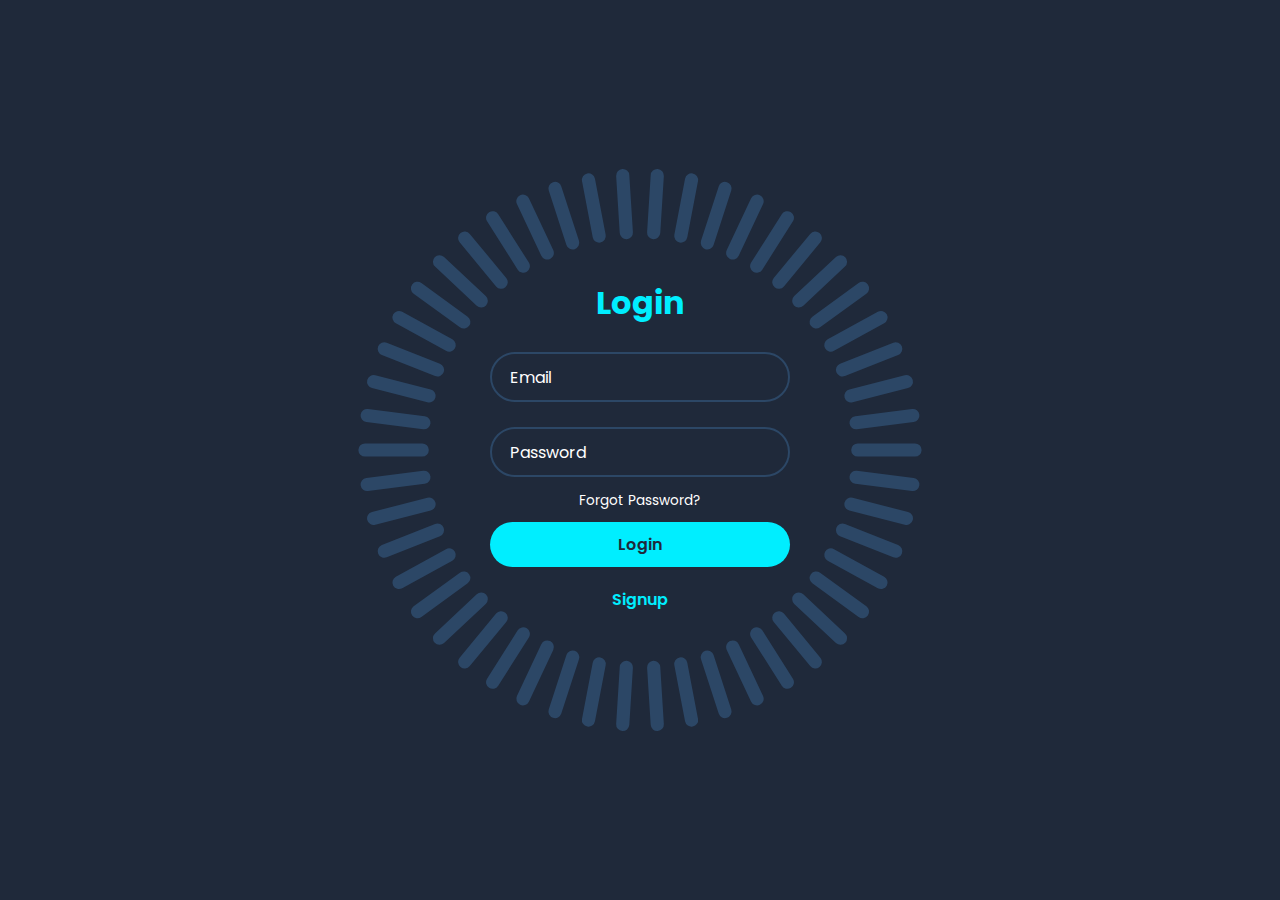
<file: Animated Login Form/index.html>
<!DOCTYPE html>
<html lang="en" >
<head>
  <meta charset="UTF-8">
  <title>CodePen - Animated Login form</title>
  <link rel="stylesheet" href="./style.css">

</head>
<body>
<!-- partial:index.partial.html -->
<div class="container">
  <div class="login-box">
    <h2>Login</h2>
    <form action="#">
      <div class="input-box">
        <input type="email" required>
        <label>Email</label>
      </div>
      <div class="input-box">
        <input type="password" required>
        <label>Password</label>
      </div>
      <div class="forgot-password">
        <a href="#">Forgot Password?</a>
      </div>
      <button type="submit" class="btn">Login</button>
      <div class="signup-link">
        <a href="#">Signup</a>
      </div>
    </form>
  </div>

  <span style="--i:0;"></span>
  <span style="--i:1;"></span>
  <span style="--i:2;"></span>
  <span style="--i:3;"></span>
  <span style="--i:4;"></span>
  <span style="--i:5;"></span>
  <span style="--i:6;"></span>
  <span style="--i:7;"></span>
  <span style="--i:8;"></span>
  <span style="--i:9;"></span>
  <span style="--i:10;"></span>
  <span style="--i:11;"></span>
  <span style="--i:12;"></span>
  <span style="--i:13;"></span>
  <span style="--i:14;"></span>
  <span style="--i:15;"></span>
  <span style="--i:16;"></span>
  <span style="--i:17;"></span>
  <span style="--i:18;"></span>
  <span style="--i:19;"></span>
  <span style="--i:20;"></span>
  <span style="--i:21;"></span>
  <span style="--i:22;"></span>
  <span style="--i:23;"></span>
  <span style="--i:24;"></span>
  <span style="--i:25;"></span>
  <span style="--i:26;"></span>
  <span style="--i:27;"></span>
  <span style="--i:28;"></span>
  <span style="--i:29;"></span>
  <span style="--i:30;"></span>
  <span style="--i:31;"></span>
  <span style="--i:32;"></span>
  <span style="--i:33;"></span>
  <span style="--i:34;"></span>
  <span style="--i:35;"></span>
  <span style="--i:36;"></span>
  <span style="--i:37;"></span>
  <span style="--i:38;"></span>
  <span style="--i:39;"></span>
  <span style="--i:40;"></span>
  <span style="--i:41;"></span>
  <span style="--i:42;"></span>
  <span style="--i:43;"></span>
  <span style="--i:44;"></span>
  <span style="--i:45;"></span>
  <span style="--i:46;"></span>
  <span style="--i:47;"></span>
  <span style="--i:48;"></span>
  <span style="--i:49;"></span>
</div>
<!-- partial -->
  
</body>
</html>
</file>
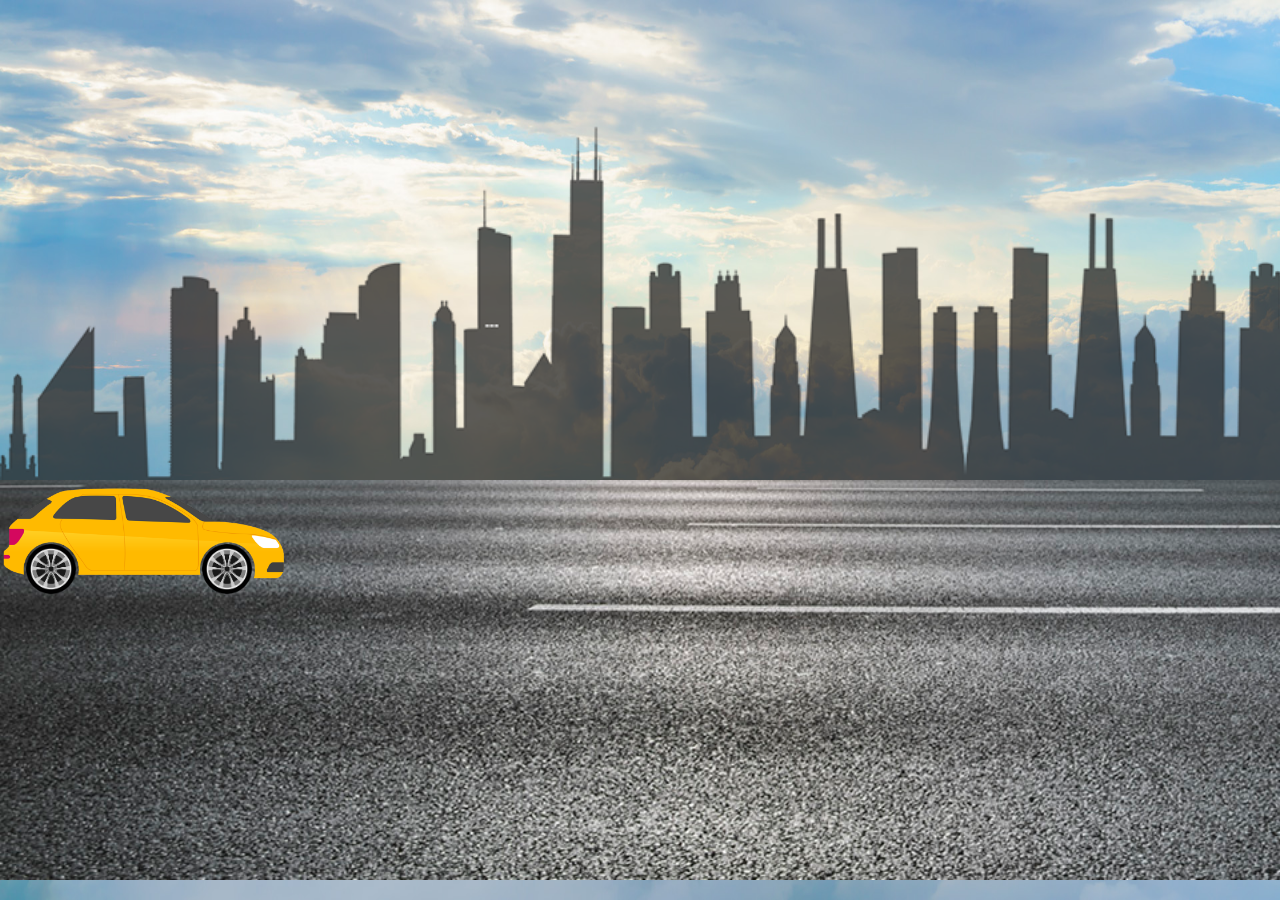
<file: CSS Car Animation/index.html>
<!DOCTYPE html>
<html lang="en">
<head>
    <meta charset="UTF-8">
    <meta name="viewport" content="width=device-width, initial-scale=1.0">
    <title>Car Animation</title>
    <link rel="stylesheet" href="style.css">
</head>
<body>
    <div class="background">
        <img src="./Assets/sky.jpg" alt="">
        <div class="building"></div>
        <div class="road">
        </div>
        <div class="car">
            <img src="./Assets/car.png" alt="">
            <div class="wheel">
                <img src ="./Assets/wheel.png" alt="">
            </div>
            <div class="wheel2">
                <img src ="./Assets/wheel.png" alt="">
            </div>
        </div>


    </div>
       
</body>
</html>
</file>
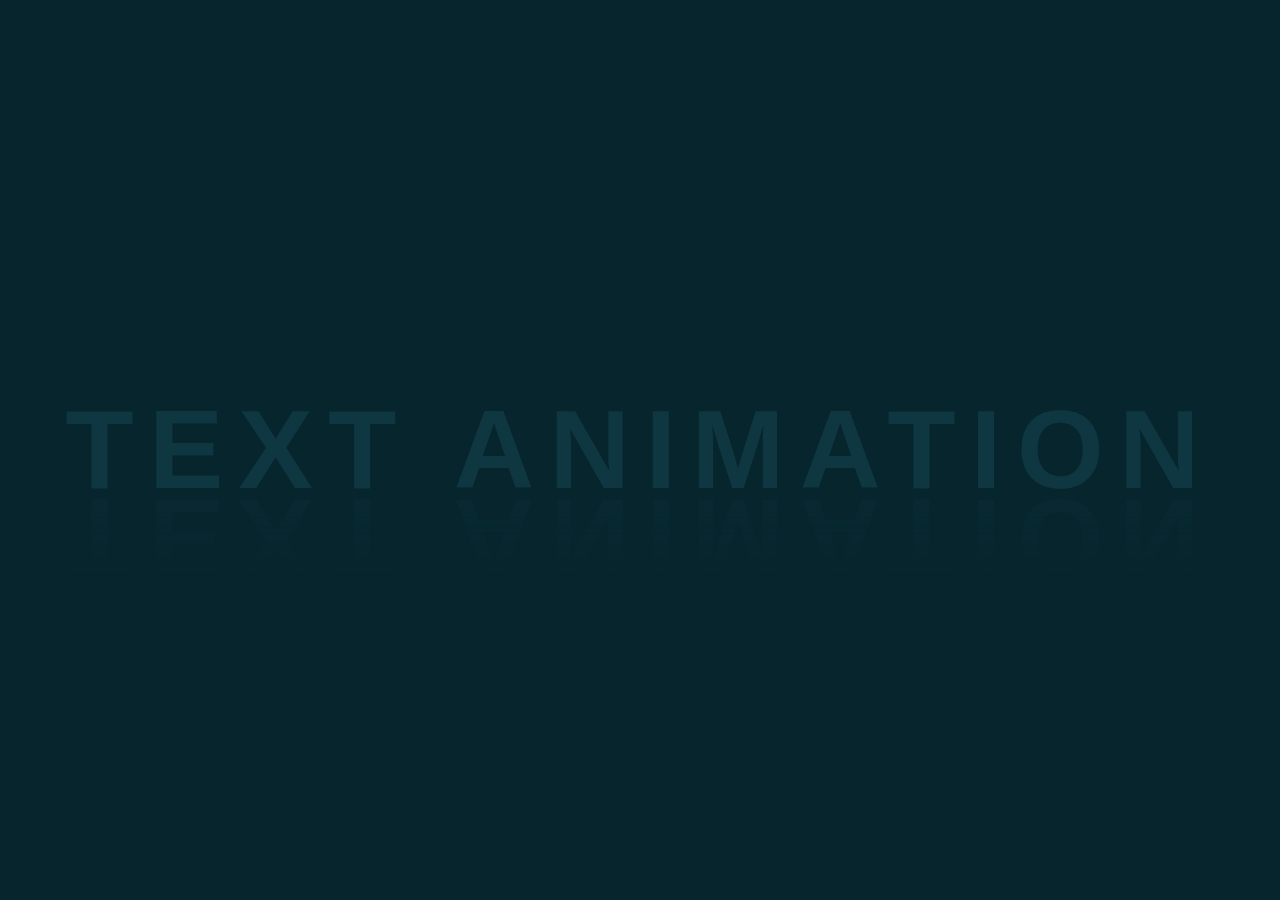
<file: CSS Tubelight Text Animation/index.html>
<!DOCTYPE html>
<html lang="en">
<head>
    <title>tube Light Text Animation</title>
    <link rel="stylesheet" type="text/css" href="style.css">


</head>
<body>
    <h2 contenteditable="true">Text Animation</h2>
    
</body>
</html>
</file>
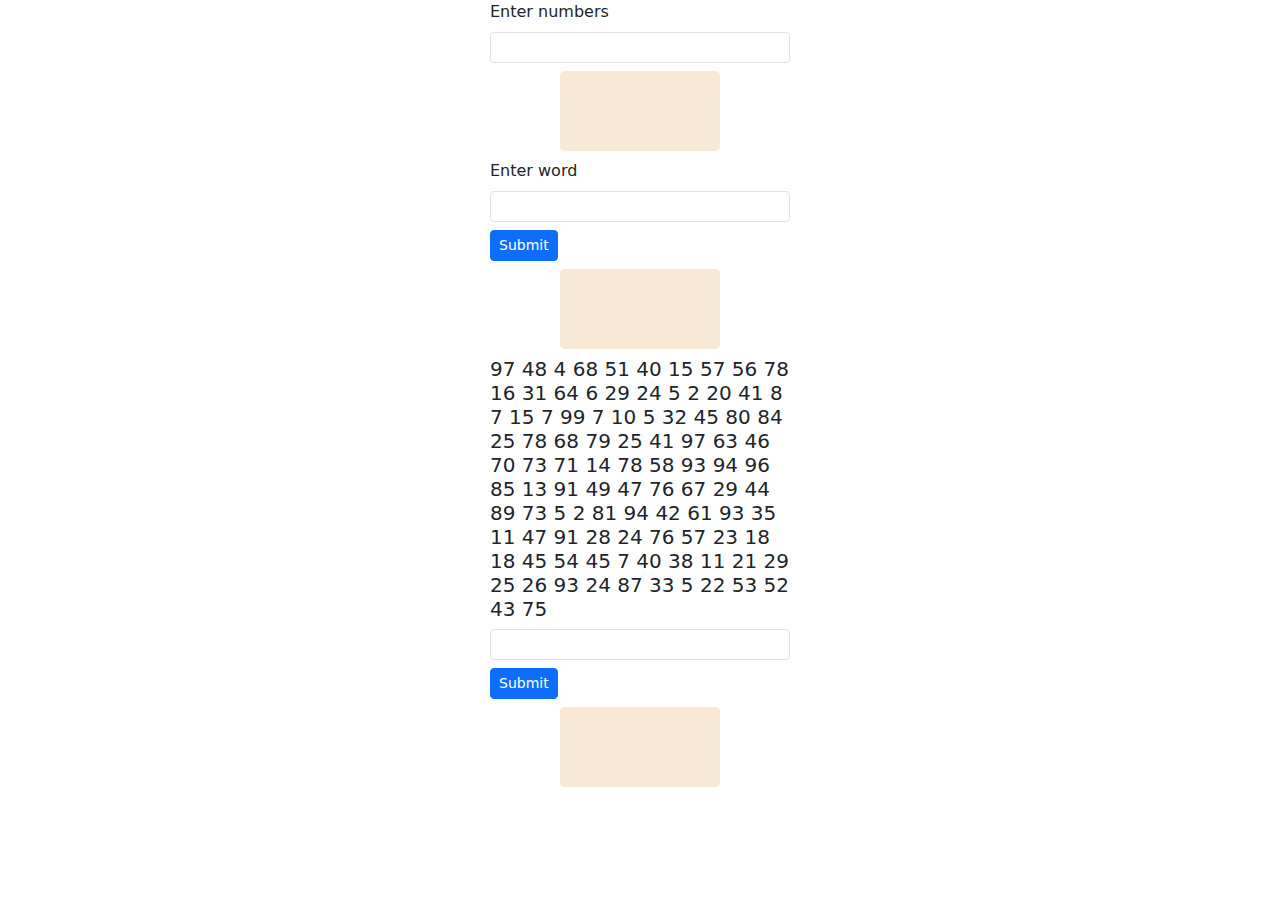
<file: JS Simple Tasks/index.html>
<!DOCTYPE html>
<html lang="en">
<head>
    <meta charset="UTF-8">
    <meta name="viewport" content="width=device-width, initial-scale=1.0">
    <title>Number Sum</title>
    <link rel="stylesheet" href="styles.css">
    <link href="https://cdn.jsdelivr.net/npm/bootstrap@5.3.3/dist/css/bootstrap.min.css" rel="stylesheet" integrity="sha384-QWTKZyjpPEjISv5WaRU9OFeRpok6YctnYmDr5pNlyT2bRjXh0JMhjY6hW+ALEwIH" crossorigin="anonymous">
</head>
<body>
    <!-- <form style="max-width: 300px; margin: auto;">
        <div class="mb-2">
            <label for="NumberOne" class="form-label">Enter Number one</label>
            <input id="NumberOne" type="text" class="form-control form-control-sm">
        </div>
        <div class="mb-2">
            <label for="NumberTwo" class="form-label">Enter Number two</label>
            <input id="NumberTwo" type="text" class="form-control form-control-sm">
        </div>
      
        <button type="button" class="btn btn-primary btn-sm" onclick="numberSum()">Submit</button>
        <h3></h3>
        <h6 id="total">Total will print here</h6>
    </form> -->
<!-- 
    <form style="max-width: 300px; margin: auto;">
        <div class="mb-2">
            <label for="firstText" class="form-label">Enter first text</label>
            <input id="firstText" type="text" class="form-control form-control-sm">
        </div>
        <div class="mb-2">
            <label for="secondText" class="form-label">Enter second text</label>
            <input id="secondText" type="text" class="form-control form-control-sm">
        </div>
      
        <button type="button" class="btn btn-primary btn-sm" onclick="stringCompare()">Submit</button>
        <h3></h3>
        <h6 id="isEqual">Result will print here</h6>
    </form> -->
    
    <!-- <div class="imageTransistion">
        <img id="img1" src="./assets/chat-c.png" onmouseover="setnewimage()"
        width="300" onmouseout="setoldimage()">
    </div> -->

    <!-- <form style="max-width: 300px; margin: auto;">
        <div class="mb-2">
            <label for="NumberOne" class="form-label">Enter numbers</label>
            <input id="concatinateNum" type="text" class="form-control form-control-sm" oninput="concatinateNum()">
        </div>
        <h3></h3>
        <h6 id="total">Total will print here</h6>
    </form> -->

    <!-- task05 -->
    <form style="max-width: 300px; margin: auto;">
        <div class="mb-2">
            <label for="NumberOne" class="form-label">Enter numbers</label>
            <input id="getNumber" type="text" class="form-control form-control-sm" onkeyup="numberAddition()">
        </div>
        <h3></h3>
        <h6 id="total"></h6>
    </form>
<!-- task06 -->
<form style="max-width: 300px; margin: auto;">
    <div class="mb-2">
        <label for="wordCapitalize" class="form-label">Enter word</label>
        <input id="getWord" type="text" class="form-control form-control-sm" onkeyup="numberAddition()">
        
    </div>
    <button type="button" class="btn btn-primary btn-sm" onclick="wordCapitalize()">Submit</button>
    <h3></h3>
    <h6 id="aftercapital"></h6>
</form>

<!-- task07 -->
<form style="max-width: 300px; margin: auto;">
    <div class="mb-2">
        <h5 id="randomNum"></h5>
        <input id="getWord" type="text" class="form-control form-control-sm" onkeyup="numberAddition()">
    </div>
    <button type="button" class="btn btn-primary btn-sm" onclick="wordCapitalize()">Submit</button>
    <h3></h3>
    <h6 id="aftercapital"></h6>
</form>

<script src="script.js"></script>
</body>
</html>
</file>
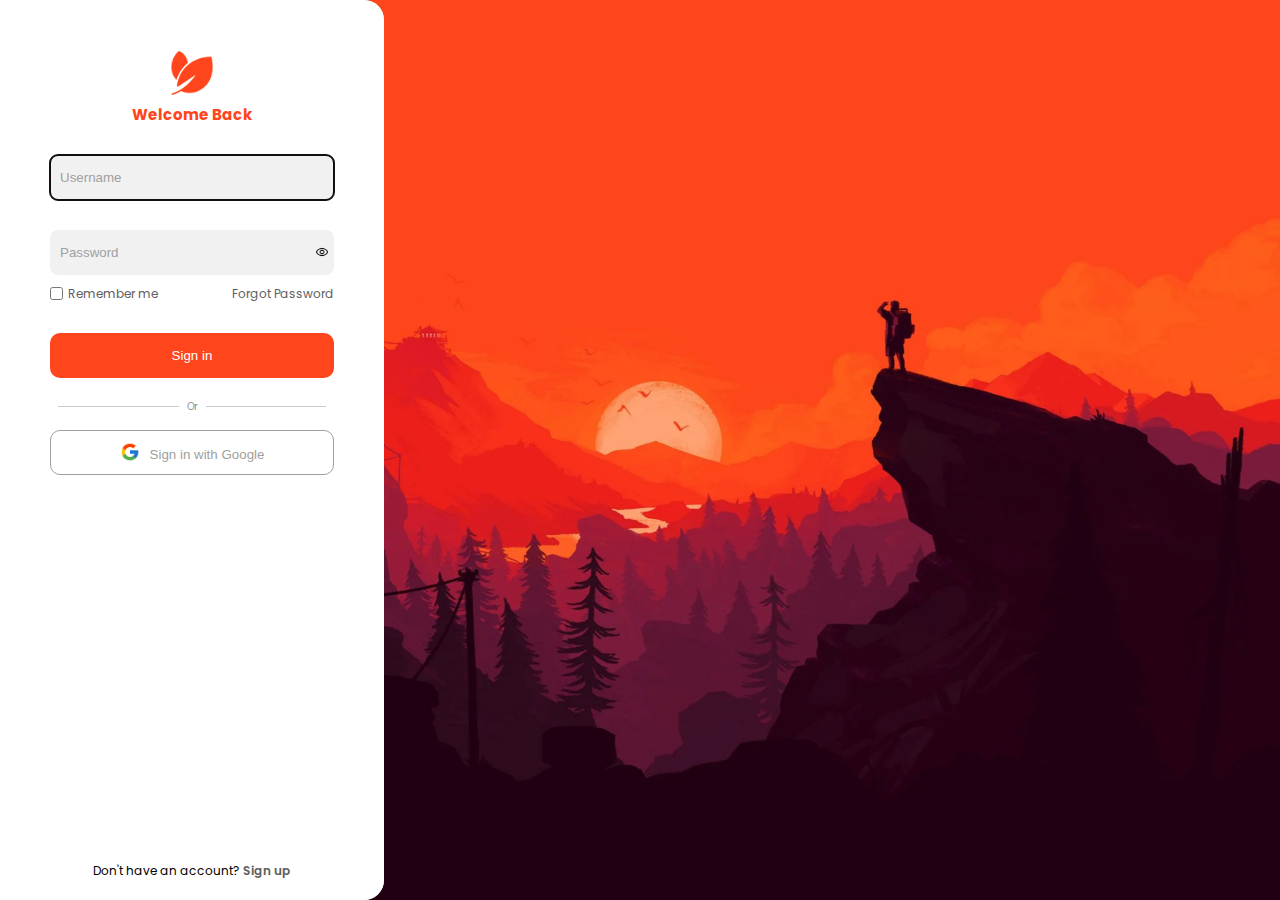
<file: Responsive SignUp Form/index.html>
<!DOCTYPE html>
<html lang="en">
<head>
    <meta charset="UTF-8">
    <meta name="viewport" content="width=device-width, initial-scale=1.0">
    <title>Document</title>
    <link rel="stylesheet" href="styles.css">

</head>
<body>
    <div class="wrapper">
        <form action="">
            <div class="welcome">
                <img class="leaves" src="./assets/leaves.png" alt="">
                <img class="leaf" src="./assets/leaf(white).png" alt="">
                
                <h2>Welcome Back</h2>
            </div>
    
            <div class="input-box">
                <input type="text" placeholder="Username" id="username" name="username" required autofocus > 
            </div>
            
            
            <div class="input-box two">
                <input type="input-password" placeholder="Password" id="password" name="password" >
                <img  class="eye-icon" src="./assets/eye.png" alt="">  
    
            </div>
            
            <div class="remember-forgot">
                <label><input type="checkbox"> <span class="tick"> Remember me</span></label>
                <a href="#"> Forgot Password</a>
    
    
            </div>
            <input class="btn" type="submit" value="Sign in">
            <div class="hr-container">
                <hr>
                <span class="or">Or</span>
                <hr>
            </div>
            
            
            <div class="sign-in">
                <button><img src="./assets/icons8-google-48.png" alt=""> <span class="text">Sign in with Google</span></button>
            </div>
            <div class="sign-up">
                <p>Don't have an account? <a href="#">Sign up</a></p>
            </div>
        </form>

    </div>
</body>
</html>
</file>
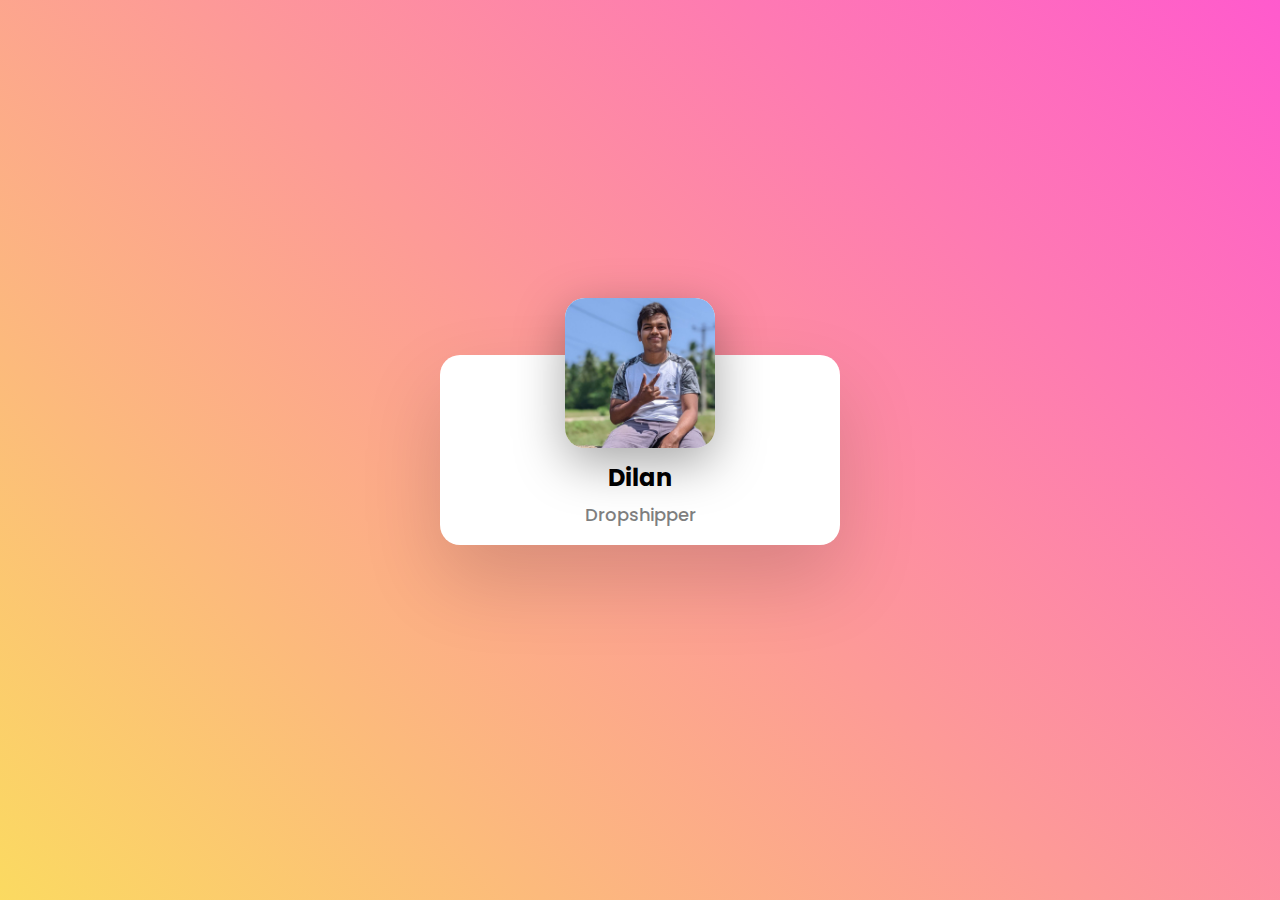
<file: CSS Card Hover/Index.html.html>
<!DOCTYPE html>
<html>
<head>   
    <title>Imgage Hover Effects</title>
    <link rel="stylesheet"  type="text/css" href="Style.css">
 
</head>
<body>
    <div class="card">
      <div class="imgBx">
          <img src="eshan.jpg">
      </div>
<div class="content">
    <div class="details">
        <h2>Dilan<br><span>Dropshipper </span></h2>
        <div class="data">
            <h3>342<br><span>Posts</span></h3>
            <h3>120k<br><span>Followers</span></h3>
            <h3>285<br><span>Following</span></h3>

        </div>
        <div class="actionBtn">
            <button>Follow</button>
            <button>Message</button>
        </div>

    </div>

</Div>

    </div>
    
</body>
</html>
</file>
<file: Animated Login Form/style.css>
@import url("https://fonts.googleapis.com/css2?family=Poppins:wght@400;500&display=swap");
* {
  margin: 0;
  padding: 0;
  font-family: "Poppins";
  box-sizing: border-box;
}

body {
  display: flex;
  justify-content: center;
  align-items: center;
  background: #1f293a;
  min-height: 100vh;
}

.container {
  position: relative;
  width: 256px;
  height: 256px;
  display: flex;
  justify-content: center;
  align-items: center;
}

.container span {
  position: absolute;
  left: 0;
  width: 32px;
  height: 6px;
  background: #2c4766;
  border-radius: 8px;
  transform-origin: 128px;
  transform: scale(2.2) rotate(calc(var(--i) * (360deg / 50)));
  animation: animateBlink 3s linear infinite;
  animation-delay: calc(var(--i) * (3s / 50));
}

@keyframes animateBlink {
  0% {
    background: #0ef;
  }

  25% {
    background: #2c4766;
  }
}

.login-box {
  position: absolute;
  width: 400px;
}

.login-box form {
  width: 100%;
  padding: 0 50px;
}

h2 {
  font-size: 2em;
  color: #0ef;
  text-align: center;
}
.input-box {
  position: relative;
  margin: 25px 0;
}

.input-box input {
  width: 100%;
  height: 50px;
  background: transparent;
  border: 2px solid #2c4766;
  outline: none;
  border-radius: 40px;
  font-size: 1em;
  color: #fff;
  padding: 0 20px;
  transition: 0.5s;
}

.input-box input:focus,
.input-box input:valid {
  border-color: #0ef;
}

.input-box label {
  position: absolute;
  top: 50%;
  left: 20px;
  transform: translateY(-50%);
  font-size: 1em;
  color: #fff;
  pointer-events: none;
  transition: 0.5s ease;
}

.input-box input:focus ~ label,
.input-box input:valid ~ label {
  top: 1px;
  font-size: 0.8em;
  background-color: #1f293a;
  padding: 0 6px;
  color: #0ef;
}

.forgot-password {
  margin: -15px 0 10px;
  text-align: center;
}

.forgot-password a {
  font-size: 0.85em;
  color: #fff;
  text-decoration: none;
}

.forgot-password a:hover {
  text-decoration: underline;
}

.btn {
  width: 100%;
  height: 45px;
  border-radius: 45px;
  background: #0ef;
  border: none;
  outline: none;
  cursor: pointer;
  font-size: 1em;
  color: #1f293a;
  font-weight: 600;
}

.signup-link {
  margin: 20px 0 10px;
  text-align: center;
}

.signup-link a {
  font-size: 1em;
  color: #0ef;
  text-decoration: none;
  font-weight: 600;
}

.signup-link a:hover {
  text-decoration: underline;
}
</file>
<file: CSS Car Animation/style.css>
*{
    margin: 0;
    padding: 0;
    box-sizing: border-box;
    position: relative;
}

body{
    overflow: hidden;
}
.background{

    position: relative;
    width: 100%;
    height: 800px;
    display: flex;
    flex-wrap: wrap;

}
.background img{
    height: 900px;
    width: 100%;

}
.building {
    position: absolute;
    top: 6.5rem;
    width: 100%;
    height: 380px; 
    background-image: url('./Assets/city.png'); 
    background-repeat: repeat-x; 
    background-size: auto 100%; 
    animation: building 5s  infinite; 
}

@keyframes building {
    0% {
        
        background-position: -100% 0;
    }
    100% {
        background-position: 0 0;
    }
}

.road{
    position: absolute;
    height: 400px;
    top: 30rem;
    width: 100%;
    background-image: url('./Assets/road.jpg');
    background-repeat: repeat-x; 
    background-size: auto 100%; 
    animation: building 5s  infinite; 
}

.car{
    top: 30rem;
    position: absolute;
    animation-name: car;
    animation-duration: 5s;
    animation-iteration-count: infinite;
}
.car img{
    height: 120px;
    width: auto;
}
@keyframes car{
    0% {
        transform: translateX(0);
    }
    100% {
        transform: translateX(calc(85vw - 100%)); 
    }
}

.wheel img{
    position: absolute;
    height: 50px;
    left: 26px;
    bottom: 10px;
    width: 50px;


}
.wheel2 img{
    position: absolute;
    height: 50px;
    left:202px;
    bottom: 10px;
    width: 50px;


}



.wheel img, .wheel2 img{
    animation-name: wheel;
    animation-duration: 5s;
    animation-iteration-count: infinite;
}

@keyframes wheel{
    0%{
        transform: rotate(0deg);
    }
  
    100%{
        transform: rotate(360deg);}
    }




    @media screen and (max-width: 768px) {
        
        body{
            overflow: hidden;
        }
        .background{
            position: relative;
            width: 100%;
            display: flex;
            flex-wrap: wrap;
        
        }
        .background img{
            height: 850px;
            width: 100%;
        
        }
        .building {
            position: absolute;
            top: 8rem;
            width: 100%;
            height: 200px; 
            background-image: url('./Assets/city.png'); 
            background-repeat: repeat-x; 
            background-size: auto 100%; 
            animation: building 5s  infinite; 
        }
        
        @keyframes building {
            0% {
                
                background-position: -100% 0;
            }
            100% {
                background-position: 0 0;
            }
        }
        
        .road{
            position: absolute;
            height: 450px;
            top: 20.5rem;
            width: 100%;
            background-image: url('./Assets/road.jpg');
            background-repeat: repeat-x; 
            background-size: auto 100%; 
            animation: building 5s  infinite; 
        }
        
        .car{
            top: 23rem;
            position: absolute;
            animation-name: car;
            animation-duration: 5s;
            animation-iteration-count: infinite;
        }
        .car img{
            height: 70px;
            width: auto;
        }
        @keyframes car{
            0% {
                transform: translateX(0);
            }
            100% {
                transform: translateX(calc(85vw - 100%)); 
            }
        }
        
        .wheel img{
            position: absolute;
            height: 30px;
            left: 14px;
            bottom: 5px;
            width: 30px;
        }
        .wheel2 img{
            position: absolute;
            height: 30px;
            left: 118px;
            bottom: 5px;
            width: 30px;
        }
        
        
        
        .wheel img, .wheel2 img{
            animation-name: wheel;
            animation-duration: 5s;
            animation-iteration-count: infinite;
        }
        
        @keyframes wheel{
            0%{
                transform: rotate(0deg);
            }
            100%{
                transform: rotate(360deg);}
            }
        
        }

        @media screen and (max-width: 375px) {
        
            body{
                overflow: hidden;
            }
            .background{
                position: relative;
                width: 100%;
                display: flex;
                flex-wrap: wrap;
            
            }
            .background img{
                height: 850px;
                width: 100%;
            
            }
            .building {
                position: absolute;
                top: 12.5rem;
                width: 100%;
                height: 200px; 
                background-image: url('./Assets/city.png'); 
                background-repeat: repeat-x; 
                background-size: auto 100%; 
                animation: building 5s  infinite; 
            }
            
            @keyframes building {
                0% {
                    
                    background-position: -100% 0;
                }
                100% {
                    background-position: 0 0;
                }
            }
            
            .road{
                position: absolute;
                height: 450px;
                top: 25rem;
                width: 100%;
                background-image: url('./Assets/road.jpg');
                background-repeat: repeat-x; 
                background-size: auto 100%; 
                animation: building 5s  infinite; 
            }
            
            .car{
                top: 23rem;
                position: absolute;
                animation-name: car;
                animation-duration: 5s;
                animation-iteration-count: infinite;
            }
            .car img{
                height: 50px;
                width: auto;
            }
            @keyframes car{
                0% {
                    transform: translateX(0);
                }
                100% {
                    transform: translateX(calc(85vw - 100%)); 
                }
            }
            
            .wheel img{
                position: absolute;
                height: 25px;
                left: 12px;
                bottom: 5px;
                width: 25px;
            }
            .wheel2 img{
                position: absolute;
                height: 25px;
                left: 80px;
                bottom: 5px;
                width: 25px;
            }
            
            
            
            .wheel img, .wheel2 img{
                animation-name: wheel;
                animation-duration: 5s;
                animation-iteration-count: infinite;
            }
            
            @keyframes wheel{
                0%{
                    transform: rotate(0deg);
                }
                100%{
                    transform: rotate(360deg);}
                }
            
            }
</file>
<file: CSS Tubelight Text Animation/style.css>
*
{
    margin: 0;
    padding: 0;
    box-sizing: border-box;
    font-family: Arial;
    
}
body
{
    display: flex;
    justify-content: center;
    align-items: center;
    min-height: 100vh;
    background: #07252d;
}
h2
{
    position: relative;
    font-size: 7em;
    letter-spacing: 15px;
    color: #0e3742;
    text-transform: uppercase;
    width: 100%;
    text-align: center;
    -webkit-box-reflect: below 10px linear-gradient(transparent,#0004)
    ;
    line-height: 0.70em;
    outline: none;
    animation: animate 5s linear infinite;
    
}
@keyframes animate
{
    0%
    {
        color: #0e3742;
        box-shadow: none;

        
    }
    100%
    {
        color: #fff;
        box-shadow: 0 0 10px #03bcf4,
        0 0 20px #03bcf4,
        0 0 40px #03bcf4,
        0 0 80px #03bcf4,
        0 0 160px #03bcf4,


    }
}
</file>
<file: JS Simple Tasks/styles.css>
h6{
    display: flex;
    background-color: rgb(250, 232, 215);
    border-radius: 5px;
    width: 10rem;
    height: 5rem;
    margin: auto;
    align-items: center;
    text-align: center;
    font-weight: 200;
    padding: 10px;
    justify-content: center;
}

.imageTransistion{
    position: absolute;
    top: 85%;
    left: 85%;
    transform: translate(-50%, -50%);
}
</file>
<file: Responsive SignUp Form/styles.css>
@import url('https://fonts.googleapis.com/css2?family=Poppins:ital,wght@0,100;0,200;0,300;0,400;0,500;0,600;0,700;0,800;0,900;1,100;1,200;1,300;1,400;1,500;1,600;1,700;1,800;1,900&display=swap');

*{
    margin: 0;
    padding: 0;
    box-sizing: border-box;
}

body{
    font-family: 'Poppins', sans-serif;
    background-image: url(./assets/649630ff4ddcfa3a4756a4dc9590ccdc.jpeg);
    background-size:cover;
    background-repeat: no-repeat;

}


.wrapper{
    border-radius: 20px;
    display: flex;
    justify-content: center;
    height: 100vh;
    background-color: aquamarine;
    width: 30%;
}

form{
    display: flex;
    justify-content: flex-start;
    flex-direction: column;
    border-top-right-radius: 20px;
    border-bottom-right-radius: 20px;
    background-color: #ffff;
    height: 100%;
    width: 100%;
    padding: 50px;
    padding-bottom: 20px;
    padding-top: 20px;
   
}
.leaf{
    display: none;
}
.leaves{
    width: 50px;
    height: 50px;
}
.welcome{
    text-align: center;
    padding: 10%;
    font-size: 10px;
    color: #FF451C;
}

.input-box{
    position: relative;
    width: 100%;

}
.two{
    margin-top: 30px;
    margin-bottom: 10px;
}

.input-box input{
    background-color: #F1F1F1;
    width: 100%;
    height: 45px;
    padding-left: 10px;
    border: none;
    border-radius: 8px;
}

.input-box ::placeholder{
    color: #a0a0a0;
}
.eye-icon {
    position:absolute;
    right: 2%;
    top:50%;
    transform: translateY(-50%);
    cursor: pointer;
    width: 12px;
    height: 10px;
}

.remember-forgot {
    margin-bottom: 30px;
    font-size: 12px;
    width: 100%;
    display: flex;
    justify-content: space-between;
    align-items: center; 
}

.remember-forgot a {
    text-decoration: none;
    color: #606060;
}

.remember-forgot input[type="checkbox"] {
    margin-right: 5px; 
    vertical-align: middle;
}

.remember-forgot label {
    color: #606060;
    display: flex;
    align-items: center; 
}

.remember-forgot .tick {
    line-height: normal; 
}

.btn{
    width: 100%;
    height: 45px;
    padding: 10px;
    border: none;
    border-radius: 10px;
    background-color: #FF451C;
    color: white;
    font-weight: 400;
    cursor: pointer;
    margin-bottom: 20px;
}
.hr-container {
    display: flex;
    align-items: center;
    text-align: center;
}

.hr-container hr {
    flex-grow: 1; 
    border: none;
    border-top: 1px solid #ccc; 
    margin: 0 8px; /* Space between hr and text */
}

.hr-container .or { 
    padding-top: 1px;
    font-size: 10px;
    color: #4d4c4ca6;
    background-color: rgba(255, 255, 255, 0); 
}

.sign-in {
    height: 45px;
    width: 100%;
    text-align: center;
    color: #a0a0a0;
    display: flex;
    align-items: center;
    justify-content: center; 
}

.sign-in img {
    width: 20px;
    height: 20px;
    margin-right: 10px; 
}

button {
    margin-top: 30px;
    border-radius: 10px;
    height: 45px;
    width: 100%;
    display: flex;
    align-items: center;
    justify-content: center;
    border: 1px solid #a0a0a0;
    background-color: #ffff;
}
button .text{
    padding-top: 4px;
    color: #a0a0a0;
    font-weight: 500;
}

.sign-up{
    display: flex;
    justify-content: center;
    margin-top: auto;
    font-size: 12px;
}
.sign-up a{
    text-decoration: none;
    color:#606060;
    font-weight: 600;
}

@media screen and (max-width: 768px) {
    .wrapper{
        border-radius: 20px;
        display: flex;
        justify-content: center;
        height: 100vh;
        background-color: aquamarine;
        width: 50%;
    }
}

@media screen and (max-width: 480px) {
    
body{
    font-family: 'Poppins', sans-serif;
    background-image: url(./assets/649630ff4ddcfa3a4756a4dc9590ccdc.jpeg);
    background-size:cover;
    background-position: center;
    display: flex;
    justify-content: center;
}


.wrapper{
    border-radius: 20px;
    display: flex;
    justify-content: center;
    align-items: center;
    height: 100vh;
    background: transparent;
    width: 100%;
}

form{
    display: flex;
    justify-content: flex-start;
    flex-direction: column;
    border-top-right-radius: 20px;
    border-bottom-right-radius: 20px;
    background: transparent;
    height: 100%;
    width: 100%;
    padding: 50px;
    padding-bottom: 20px;
    padding-top: 5px;
   
}
.leaf{
    display: block;
    width: 50px;
    height: 50px;
  
}
.welcome{
    display: flex;
    flex-direction: column;
    justify-content: center;
    align-items: center;
    padding: 10px;
    font-size: 8px;
    color: #FFFF;
}

h2{
    font-weight: 500;
    margin-bottom: 15px;
}
.two{
    margin-top: 30px;
    margin-bottom: 10px;
}

.input-box {
    position: relative;
    width: 100%;
}

.input-box input {
    background-color: rgba(241, 241, 241, 0.4); /* Background color with 40% opacity */
    width: 100%;
    height: 45px;
    padding-left: 10px;
    border: none;
    border-radius: 10px;
    color: #000; 
}


.input-box ::placeholder {
    color: #FFFFFF; 
    font-weight: 500;
    font-size: 12px;
}

.eye-icon {
    position:absolute;
    right: 2%;
    top:50%;
    transform: translateY(-50%);
    cursor: pointer;
    width: 12px;
    height: 10px;
}

.remember-forgot {
    margin-bottom: 30px;
    font-size: 10px;
    width: 100%;
    display: flex;
    justify-content: space-between;
    align-items: center; 
}

.remember-forgot a {
    text-decoration: none;
    color: #FFFF;
}

.remember-forgot input[type="checkbox"] {
    margin-right: 5px; 
    vertical-align: middle;
    border-radius: 5px;
    border: 2px solid white;
    background-color: transparent;
    appearance: none; 
    width: 16px;
    height: 16px; 
    cursor: pointer; 
}
.remember-forgot input[type="checkbox"]:checked {
    background-color: white; 
    border: 2px solid white;
}

.remember-forgot input[type="checkbox"]:checked::after {
    content: '';
    display: block;
    width: 4px;
    height: 8px;
    border: solid #8b165e; /* Checkmark color */
    border-width: 0 2px 2px 0;
    transform: rotate(45deg);
    margin-left: 5px;
    margin-top: 2px;
}

.remember-forgot label {
    color: #FFFF;
    display: flex;
    align-items: center; 
}

.remember-forgot .tick {
    line-height: normal; /* Ensures the line-height doesn't cause misalignment */
}

.btn{
    width: 100%;
    height: 45px;
    padding: 10px;
    border: none;
    border-radius: 10px;
    background-color: #FF451C;
    color: white;
    font-weight: 400;
    font-size: 12px;
    letter-spacing: 2px;
    cursor: pointer;
    margin-bottom: 20px;
}
.hr-container {
    display: flex;
    align-items: center;
    text-align: center;
}

.hr-container hr {
    flex-grow: 1; 
    border: none;
    border-top: 1px solid #ccc; 
    margin: 0 8px; 
}

.hr-container .or { 
    padding-top: 1px;
    font-size: 10px;
    color: #ffffff7c;
    background-color: rgba(255, 255, 255, 0); 
}


.sign-in {
    height: 45px;
    width: 100%;
    text-align: center;
    color: #FFFF;
    display: flex;
    align-items: center;
    justify-content: center; 
}

.sign-in img {
    width: 20px;
    height: 20px;
    margin-right: 10px; 
}

button {
    margin-top: 30px;
    border-radius: 10px;
    height: 45px;
    width: 100%;
    display: flex;
    align-items: center;
    justify-content: center;
    border: 1px solid #FFFF;
    background: transparent;
}
button .text{
    padding-top: 4px;
    color: #FFFF;
    font-weight: 500;
}

.sign-up{
    display: flex;
    justify-content: center;
    margin-top: auto;
    font-size: 10px;
    color: #ffffffa2;
}
.sign-up a{
    text-decoration: none;
    color:#FFFF;
    font-weight: 600;
}
}
</file>
<file: CSS Card Hover/Style.css>
@import url('https://fonts.googleapis.com/css?family=Poppins:100,200,300,400,500,600,700,800,900');
*
{
    margin: 0;
    padding: 0;
    box-sizing: border-box;
    font-family: 'Poppins' , sans-sarif;

}
body

{
    display: flex;
    justify-content: center;
    align-items: center;
    min-height: 100vh;
    background: linear-gradient(45deg,#fbda61, #ff5acd);
    

}
.card
{
    position: relative;
    width: 400px;
    /* heght 190px */
    height: 190px;
    background: #fff;
    border-radius: 20px;
    box-shadow:  0 35px 80px rgba(0,0,0,0.15);
    transition: 0.5s;
    
}
.card:hover
{
    height: 450px;
}
.imgBx
{
    position: absolute;
    left: 50%;
    top: -30%;
    transform: translateX(-50%);
    width: 150px;
    height: 150px;
    background: #fff;
    border-radius: 20px;
    box-shadow: 0 15px 50px rgba(0,0,0,0.35);
    overflow: hidden;
    transition: 0.5s;
}
.card:hover .imgBx
{
    width: 250px;
    height: 250px;
}
.imgBx img
{
    position: absolute;
    top: 0;
    left: 0;
    width: 100%;
    height: 100%;
    object-fit: cover;

}
.card .content
{
    position: absolute;
    width: 100%;
    height: 100%;
    display: flex;
    justify-content: center;
    align-items: flex-end;
    overflow: hidden;
   

}
.card .content .details
{
    padding: 40px;
    text-align: center;
    width: 100%;
    transition: 0.5s;
    transform: translateY(150px);
    

}
.card:hover .content .details
{
    transform: translateY(0px);
}

}

.card .content .details h2
{
    font-size: 1.25em;
    font-weight: 600;
    color: #555;
    line-height: 1.2em;
}
.card .content .details h2 span
{
    font-size: 0.75em;
    font-weight: 500;
    opacity: 0.5;

}
.card .content .details .data
{
    display: flex;
    justify-content: space-between;
    margin: 20px 0;
}
.card .content .details .data h3
{
   font-size: 1em;
   color: #555;
   line-height: 1.2em;
   font-weight: 600;

}
}
.card .content .details .data h3 span
{
    font-size: 0.85em;
    font-weight: 400;
    opacity: 0.5;
}
.card .content .details .actionBtn
{
    display: flex;
    justify-content: space-between;
  /* gap 20px;*/
}
.card .content .details .actionBtn button
{
    padding: 10px 30px;
    border-radius: 5px;
    border: none;
    outline: none;
    font-size: 1em;
    font-weight: 500;
    background: #ff5f95;
    color: #fff;
    cursor: pointer;


}
.card .content .details .actionBtn button:nth-child(2)
{
    border:1px solid #999;
    color: #999;
    background: #fff;

}
</file>
